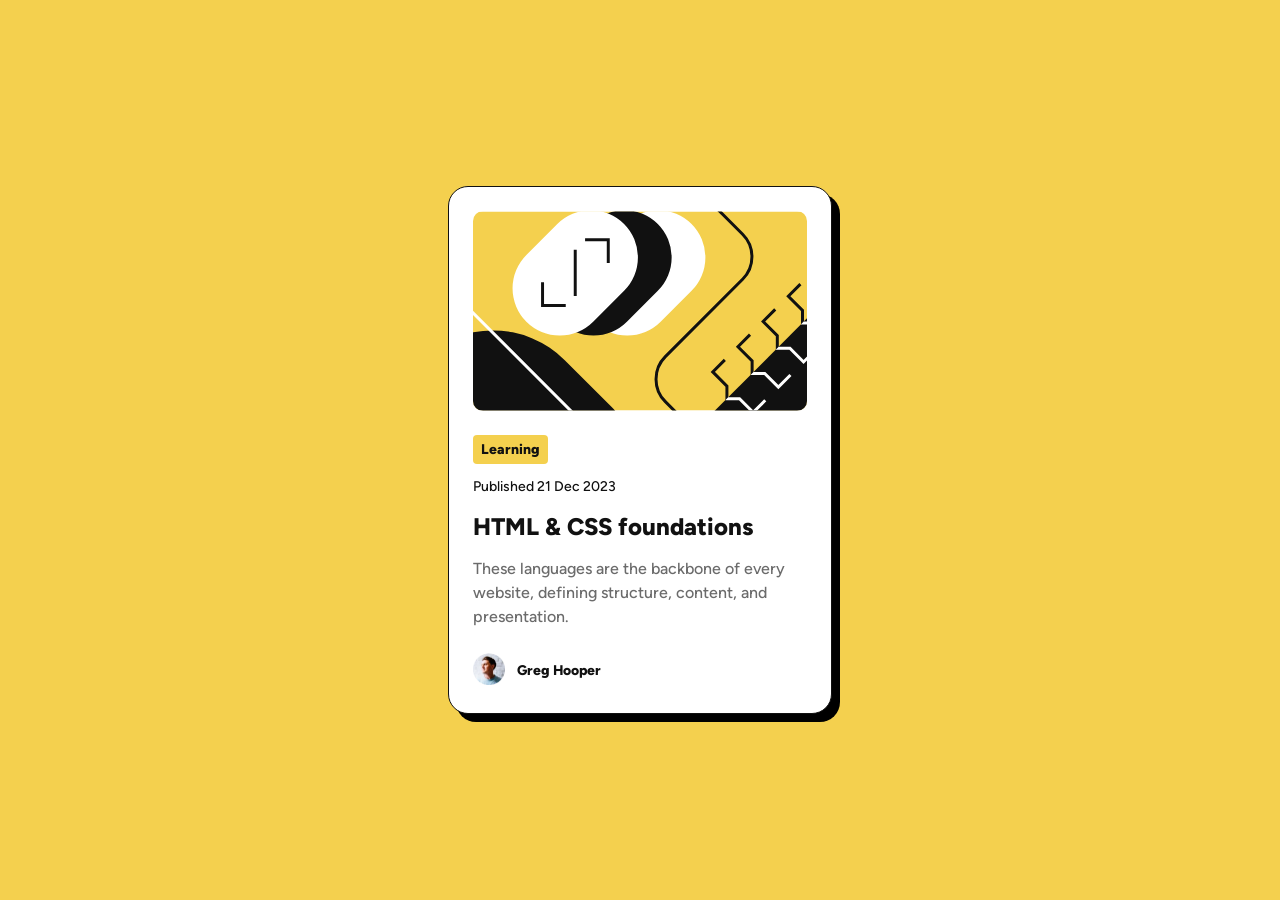
<file: blog-preview-card/index.html>
<!DOCTYPE html>
<html lang="en">
<head>
  <meta charset="UTF-8">
  <meta name="viewport" content="width=device-width, initial-scale=1.0"> <!-- displays site properly based on user's device -->

  <link rel="icon" type="image/png" sizes="32x32" href="./assets/images/favicon-32x32.png">
  
  <title>Frontend Mentor | Blog preview card</title>
  <link rel="stylesheet" href="style.css">
</head>
<body>

  <div class="card">
    <img src="./assets/images/illustration-article.svg" alt="card preview">
    <section class="content">
      <span class="tag">Learning</span>
      <time datetime="2023-12-21">Published 21 Dec 2023</time>
      <h1>HTML & CSS foundations</h1>
      <p class="description">These languages are the backbone of every website, defining structure, content, and presentation.</p>
      
    </section>
    <div class="author">
      <div>
        <img src="./assets/images/image-avatar.webp" alt="author face">
      </div>
      <a href="" rel="author">Greg Hooper</a>
    </div>
  </div>
</body>
</html>
</file>
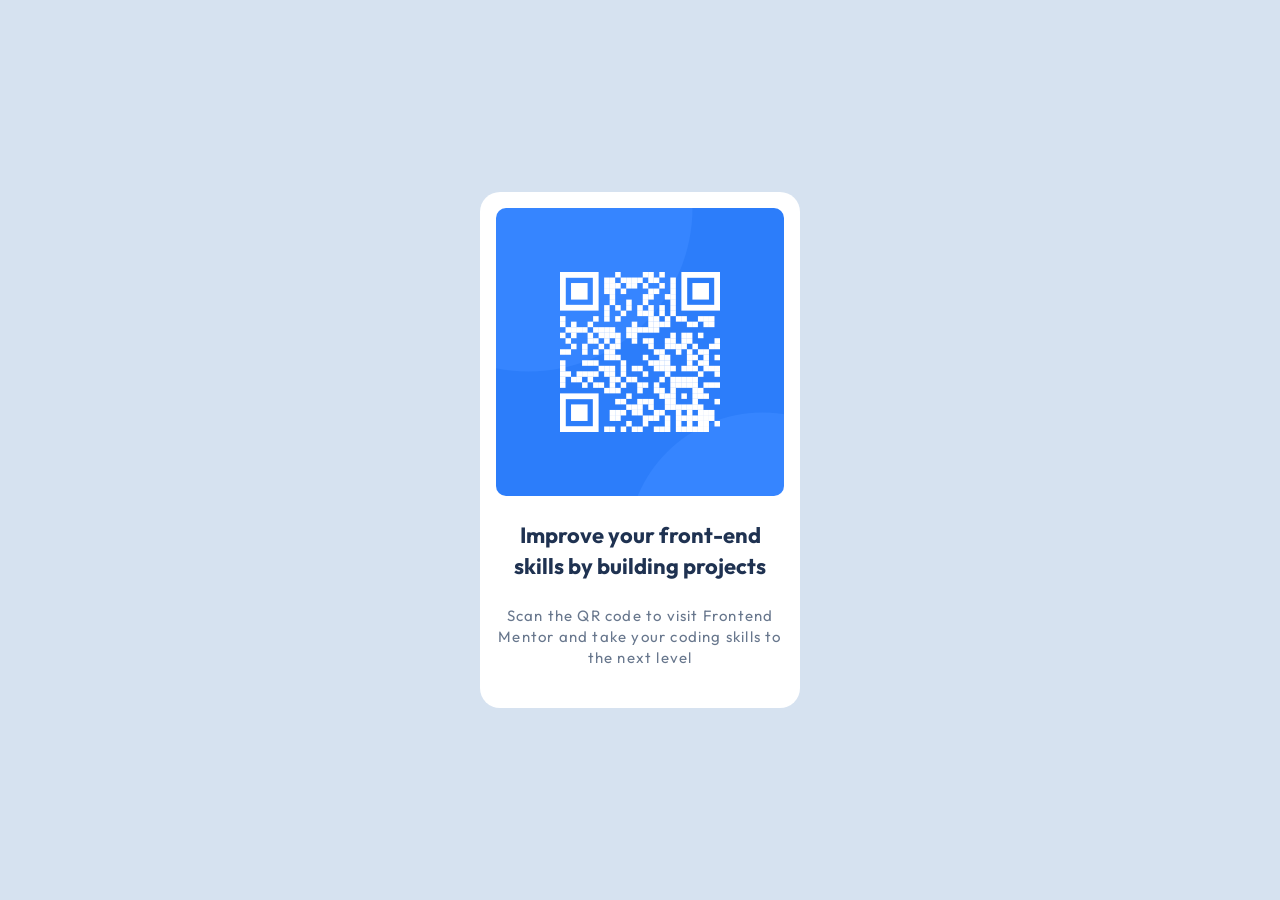
<file: qr-code-component-main/index.html>
<!DOCTYPE html>
<html lang="en">

<head>
  <meta charset="UTF-8">
  <meta name="viewport" content="width=device-width, initial-scale=1.0">
  <!-- displays site properly based on user's device -->
  <meta name="attribution" content="Challenge by Frontend Mentor. Coded by Woldu Tsegazgi.">

  <link rel="icon" type="image/png" sizes="32x32" href="./images/favicon-32x32.png">
  <link rel="stylesheet" href="style.css">
  <title>Frontend Mentor | QR code component</title>
</head>

<body>

  <div class="qr-code-container">
    <img src="./images/image-qr-code.png" alt="qr code directing to frontendmentor.io">
    <h1> Improve your front-end skills by building projects </h1>
    <p>Scan the QR code to visit Frontend Mentor and take your coding skills to the next level</p>
  </div>


</body>

</html>
</file>
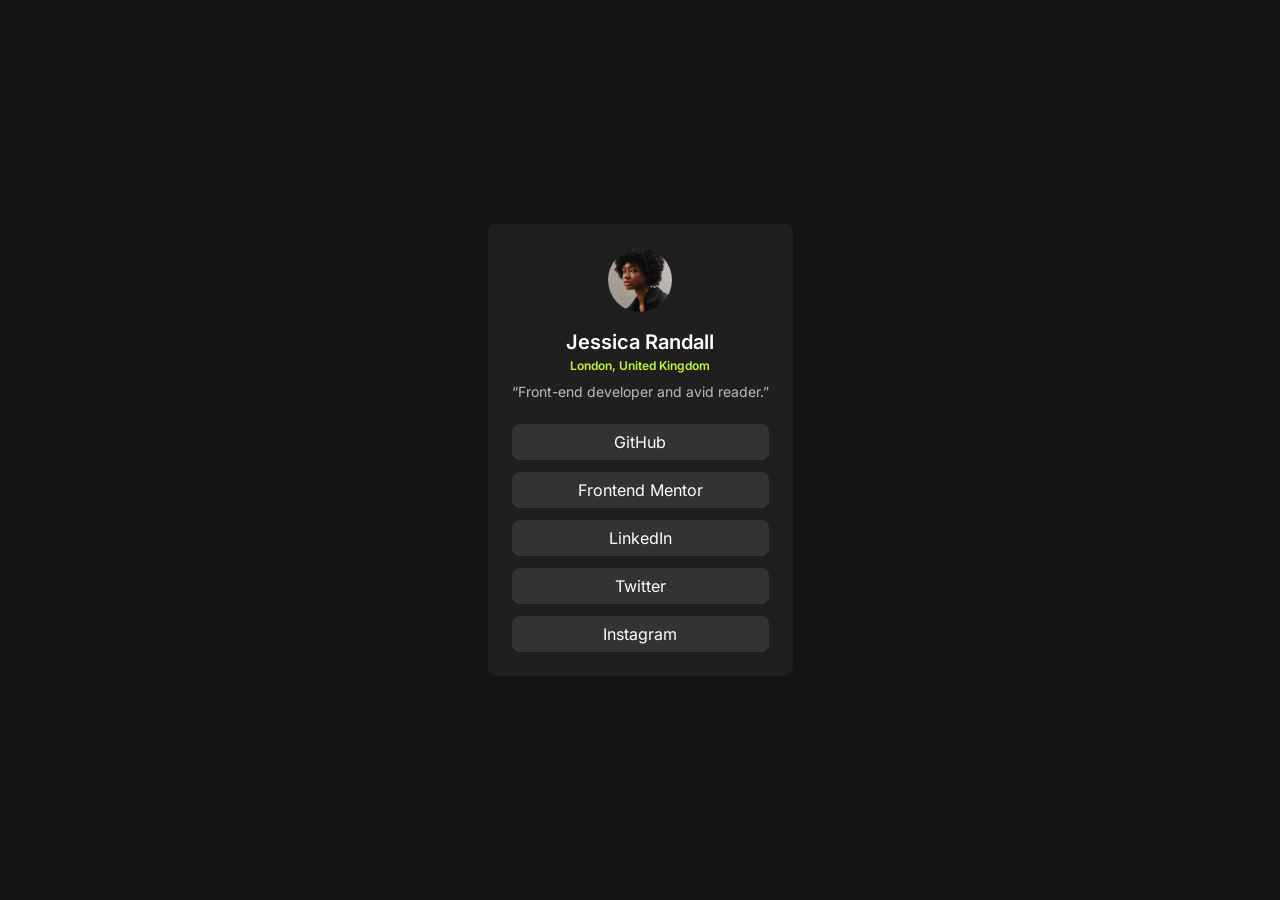
<file: social-links-profile/index.html>
<!DOCTYPE html>
<html lang="en">
<head>
  <meta charset="UTF-8">
  <meta name="viewport" content="width=device-width, initial-scale=1.0"> <!-- displays site properly based on user's device -->
  <meta name="description" content="Social links profile Challenge by Frontend Mentor. Coded by Woldu Tsegazgi.">

  <link rel="icon" type="image/png" sizes="32x32" href="./assets/images/favicon-32x32.png">
  
  <title>Frontend Mentor | Social links profile</title>
  <link rel="stylesheet" href="style.css">
</head>
<body>

  <div class="link-tree">
    <div class="profile">
      <img src="./assets/images/avatar-jessica.jpeg" alt="" class="avatar">
      <h1 class="name">Jessica Randall</h1>
      <p aria-label="location" class="location">London, United Kingdom</p>
      <q>Front-end developer and avid reader.</q>
    </div>
    <nav>
      <a href="">GitHub</a>
      <a href="">Frontend Mentor</a>
      <a href="">LinkedIn</a>
      <a href="">Twitter</a>
      <a href="">Instagram</a>
    </nav>
  </div>
</body>
</html>
</file>
<file: blog-preview-card/style.css>
* {
    padding: 0;
    margin: 0;
    box-sizing: border-box;
}
/* figtree-500 - latin */
@font-face {
    font-display: swap; /* Check https://developer.mozilla.org/en-US/docs/Web/CSS/@font-face/font-display for other options. */
    font-family: 'Figtree';
    font-style: normal;
    font-weight: 500;
    src: url('./assets/fonts/figtree-v6-latin/figtree-v6-latin-500.woff2') format('woff2'); /* Chrome 36+, Opera 23+, Firefox 39+, Safari 12+, iOS 10+ */
  }
  
  /* figtree-800 - latin */
  @font-face {
    font-display: swap; /* Check https://developer.mozilla.org/en-US/docs/Web/CSS/@font-face/font-display for other options. */
    font-family: 'Figtree';
    font-style: normal;
    font-weight: 800;
    src: url('./assets/fonts/figtree-v6-latin/figtree-v6-latin-800.woff2') format('woff2'); /* Chrome 36+, Opera 23+, Firefox 39+, Safari 12+, iOS 10+ */
  }
  
  body {
    font-family: Figtree;
    font-weight: 500;
    display: flex;
    flex-direction: column;
    justify-content: center;
    align-items: center;
    height: 100vh;
    background-color: #F4D04E;
  }

  .card {
    display: flex;
    flex-direction: column;
    align-items: start;
    max-width: 384px;
    border: solid 1px #111111;
    background-color: #ffffff;
    gap: 24px;
    padding: 24px;
    border-radius: 20px;
    box-shadow: 8px 8px 0 0 #000000;
  }

  img {
    border-radius: 10px;
    width: 100%;
    max-width: 336px;
    max-height: 200px;
  }

  .content {
    display: flex;
    flex-direction: column;
    gap: 12px;
    align-items: start;
  }

  .tag{
    text-align: center;
    background-color: #F4D04E;
    padding: 4px 8px;
    border-radius: 4px;
    font-size: 14px;
    font-weight: 800;
}

time,
.tag,
h1,
.author a {
    color: #111111;
    line-height: 150%;

}

time {
    font-weight: 400;
    font-size: 14px;
  }
h1 {
    font-weight: 800;
    font-size: 24px;
  }

  h1:hover {
    color: #F4D04E;
    cursor: pointer;
  }

  .description {
    color: #6B6B6B;
    font-weight: 400;
    line-height: 150%;
    font-size: 16px;
  }

  .author {
    display: flex;
    flex-direction: row;
    justify-content: center;
    align-items: center;
    gap: 12px;
  }

  .author img {
    width: 32px;
}

.author a {
    text-decoration: none;
    font-size: 14px;
    font-weight: 800;

  }
</file>
<file: qr-code-component-main/style.css>
* {
    margin: 0;
    padding: 0;
    box-sizing: border-box;
 }
 
 /* outfit-regular - latin */
@font-face {
    font-display: swap; /* Check https://developer.mozilla.org/en-US/docs/Web/CSS/@font-face/font-display for other options. */
    font-family: 'Outfit';
    font-style: normal;
    font-weight: 400;
    src: url('./fonts/outfit-v11-latin-regular.woff2') format('woff2'); /* Chrome 36+, Opera 23+, Firefox 39+, Safari 12+, iOS 10+ */
  }
  
  /* outfit-700 - latin */
  @font-face {
    font-display: swap; /* Check https://developer.mozilla.org/en-US/docs/Web/CSS/@font-face/font-display for other options. */
    font-family: 'Outfit';
    font-style: normal;
    font-weight: 700;
    src: url('./fonts/outfit-v11-latin-700.woff2') format('woff2'); /* Chrome 36+, Opera 23+, Firefox 39+, Safari 12+, iOS 10+ */
  }

body {
   font-family: Outfit;
   background-color: hsl(212,45%,89%);
   display: flex;
   flex-direction: row;
   justify-content: center;
   align-items: center;
   height: 100vh;
}

.qr-code-container {
    display: flex;
    flex-direction: column;
    text-align: center;
    
    gap: 24px;
    max-width: 320px;
    background-color: hsl(0, 0%, 100%);
    padding: 16px 16px 40px 16px;
    border-radius: 20px;

    /* box-shadow: 0 25px 25px 0 rgba(0, 0, 0, 4.77); */
}

img {
    max-width: 288px;
    width: 100%;
    border-radius: 10px;
}

h1 {
    font-size: 22px;
    line-height: 140%;
    color: hsl(218, 44%, 22%);
    font-weight: 700;
}

p {
    font-size: 15px;
    color: hsl(216, 15%, 48%);
    line-height: 140%;
    letter-spacing: 1.2px;
}
</file>
<file: social-links-profile/style.css>
* {
    padding: 0;
    margin: 0;
    box-sizing: border-box;
}

/* inter-regular - latin */
@font-face {
    font-display: swap; /* Check https://developer.mozilla.org/en-US/docs/Web/CSS/@font-face/font-display for other options. */
    font-family: 'Inter';
    font-style: normal;
    font-weight: 400;
    src: url('./assets/fonts/inter-v18-latin-regular.woff2') format('woff2'); /* Chrome 36+, Opera 23+, Firefox 39+, Safari 12+, iOS 10+ */
  }
  
  /* inter-600 - latin */
  @font-face {
    font-display: swap; /* Check https://developer.mozilla.org/en-US/docs/Web/CSS/@font-face/font-display for other options. */
    font-family: 'Inter';
    font-style: normal;
    font-weight: 600;
    src: url('./assets/fonts/inter-v18-latin-600.woff2') format('woff2'); /* Chrome 36+, Opera 23+, Firefox 39+, Safari 12+, iOS 10+ */
  }
  
  /* inter-700 - latin */
  @font-face {
    font-display: swap; /* Check https://developer.mozilla.org/en-US/docs/Web/CSS/@font-face/font-display for other options. */
    font-family: 'Inter';
    font-style: normal;
    font-weight: 700;
    src: url('./assets/fonts/inter-v18-latin-700.woff2') format('woff2'); /* Chrome 36+, Opera 23+, Firefox 39+, Safari 12+, iOS 10+ */
  }

p {
    font-size: 14px;
}

:root {
--Green: hsl(75, 94%, 57%);
--White: hsl(0, 0%, 100%);
--Grey-700: hsl(0, 0%, 20%);
--Grey-800: hsl(0, 0%, 12%);
--Grey-900: hsl(0, 0%, 8%);
}


body {
    background-color: var(--Grey-900);
    display: flex;
    flex-direction: column;
    justify-content: center;
    align-items: center;
    height: 100vh;
    font-family: 'Inter';
    font-weight: 400;
}

.link-tree {
    background-color: var(--Grey-800);
    display: flex;
    flex-direction: column;
    justify-content: center;
    align-items: center;
    max-width: 310px;
    gap: 24px;
    padding: 24px;
    border-radius: 8px;
}

.profile {
    display: flex;
    flex-direction: column;
    justify-content: center;
    align-items: center;
}

.avatar {
    width: 64px;
    border-radius: 50%;
}

.name {
    color: var(--White);
    font-size: 20px;
    font-weight: 600;
    margin-top: 18px;
    margin-bottom: 4px;
}

.location {
    color: var(--Green);
    font-size: 12px;
    font-weight: 600;
}

q {
    font-size: 14px;
    color: #bcbcbc;
    margin-top: 10px

}
nav {
    display: flex;
    flex-direction: column;
    justify-content: center;
    align-items: center;
    text-align: center;
    gap: 12px;
    width: 100%;
}

nav a {
    color: var(--White);
    background-color: var(--Grey-700);
    width: 100%;
    padding: 8px 12px;
    text-decoration: none;
    border-radius: 8px;

}

@media (pointer: fine) {    
    
    nav a:hover {
        color: var(--Grey-900);
        background-color: var(--Green);
    
    }
}
</file>
